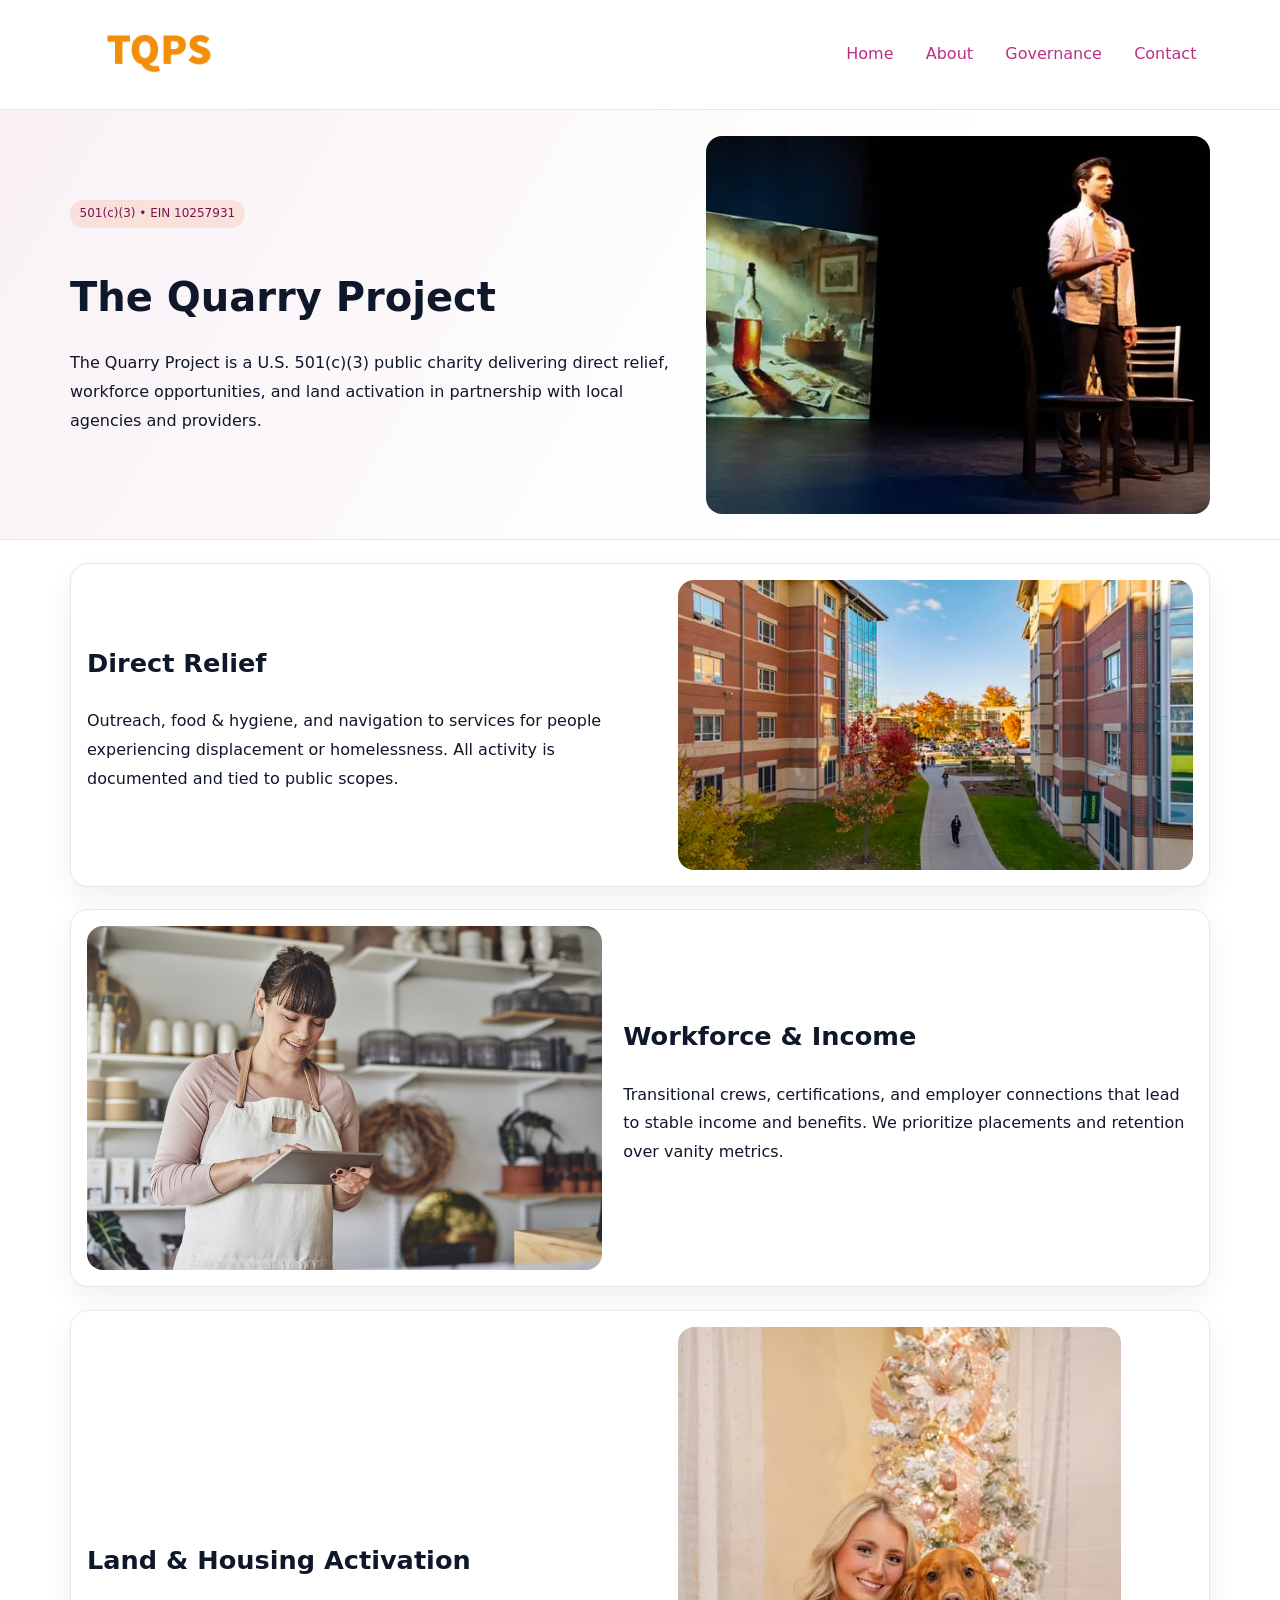
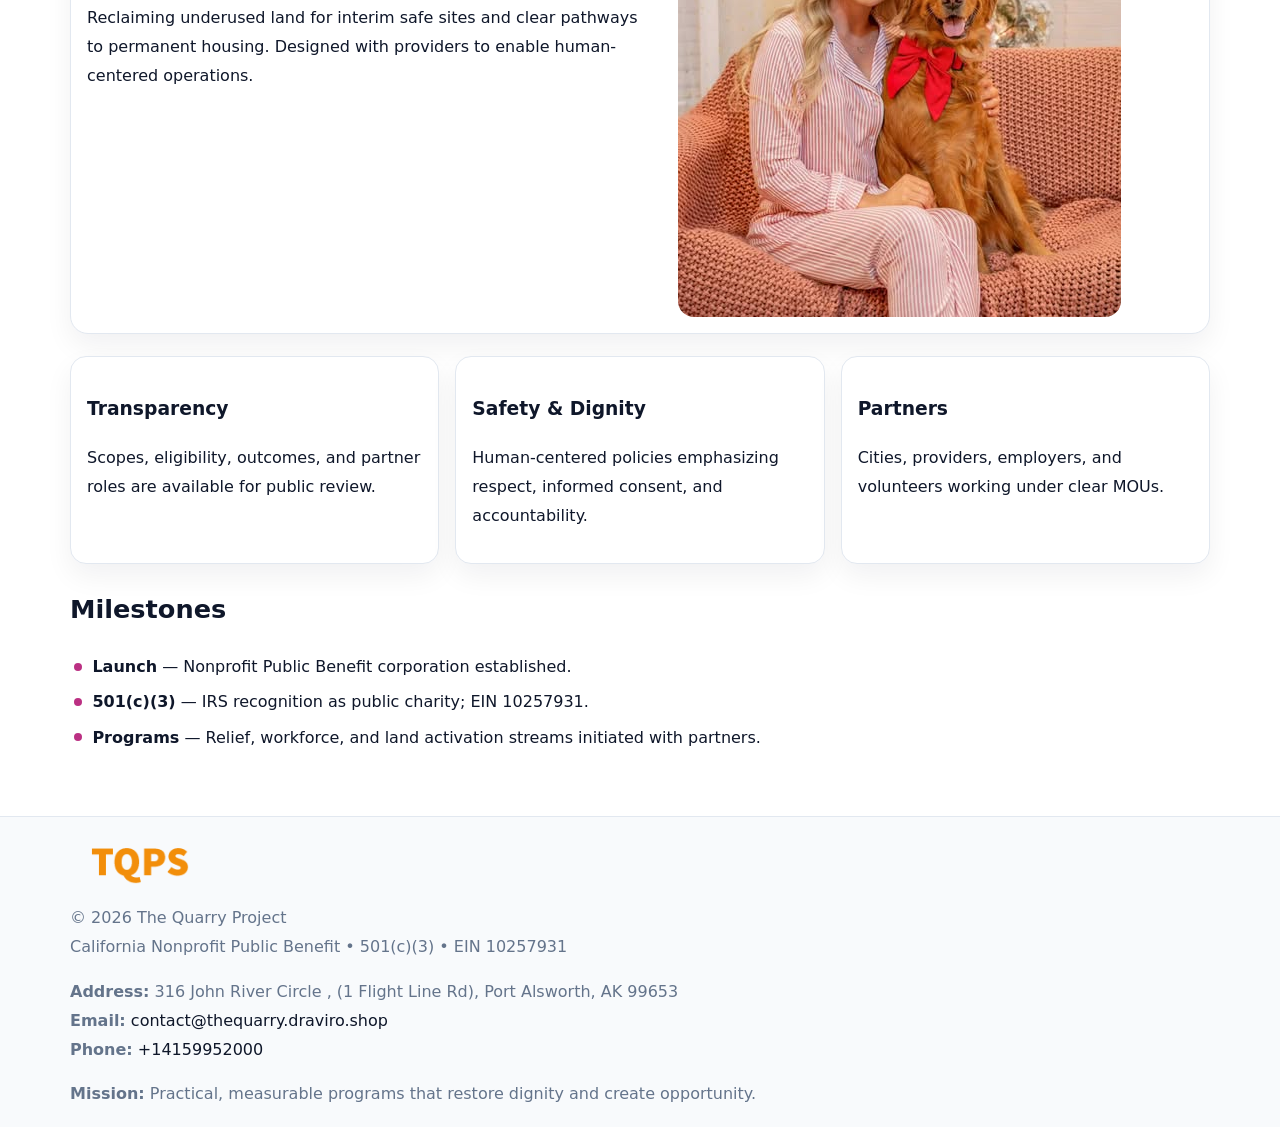
<file: index.html>
<!doctype html><html lang="en"><head>
<meta charset="utf-8">
<meta name="viewport" content="width=device-width,initial-scale=1">
<title>The Quarry Project – Nonprofit • 2025</title>
<link rel="stylesheet" href="assets/styles.css">
<link rel="icon" href="images/logo.png">
<meta name="data-ein" content="10257931">
<meta name="data-name" content="The Quarry Project">
<meta name="data-email" content="contact@thequarry.draviro.shop">
<meta name="data-phone" content="+14159952000">
<meta name="data-address" content="316 John River Circle , (1 Flight Line Rd),
Port Alsworth, AK 99653">
<meta name="data-map" content="316+John+River+Circle+,+1+Flight+Line+Rd+,+Port+Alsworth,+AK+99653">
  <meta name="description" content="We are a 501(c)(3) organization advancing community services, education, and direct relief through transparent programs, local partnerships, and measurable outcomes.">
<meta name="facebook-domain-verification" content="wn22p8ecbunthwu784nx7cg73pb98h" />
</head><body>
<div style="position:absolute;left:-9999px;top:-9999px;opacity:0" data-uniq="{{UNIQUE_BLOB}}">
  <span>We are a 501(c)(3) organization advancing community services, education, and direct relief through transparent programs, local partnerships, and measurable outcomes.</span><svg width="12" height="12" viewBox="0 0 12 12" xmlns="http://www.w3.org/2000/svg"><circle cx="6" cy="6" r="5" fill="#2563eb"/></svg><img src="images/land.jpg" width="1" height="1" alt="" loading="lazy"/>
</div>

<header>
  <div class="ceca3a486cc">
    <a href="index.html"><img src="images/logo.png" alt="The Quarry Project" style="width:150px"></a>
    <nav>
      <a class="active" href="index.html">Home</a>
      <a href="about.html">About</a>
      <a href="governance.html">Governance</a>
      <a href="contact.html">Contact</a>
    </nav>
  </div>
</header>

<section class="c8160a370ad">
  <div class="ca80e57d9da">
    <div>
      <span class="c99b0aa9ccb">501(c)(3) • EIN 10257931</span>
      <h1>The Quarry Project</h1>
      <p class="c9a848b2aba">The Quarry Project is a U.S. 501(c)(3) public charity delivering direct relief, workforce opportunities, and land activation in partnership with local agencies and providers.</p>
    </div>
    <img src="images/hero.jpg" alt="Community work">
  </div>
</section>

<main class="main-wrap">
  <section class="section zigzag">
    <div>
      <h2>Direct Relief</h2>
      <p>Outreach, food & hygiene, and navigation to services for people experiencing displacement or homelessness. All activity is documented and tied to public scopes.</p>
    </div>
    <img src="images/relief.jpg" alt="Relief program">
  </section>

  <section class="section zigzag reverse">
    <img src="images/jobs.jpg" alt="Workforce program">
    <div>
      <h2>Workforce & Income</h2>
      <p>Transitional crews, certifications, and employer connections that lead to stable income and benefits. We prioritize placements and retention over vanity metrics.</p>
    </div>
  </section>

  <section class="section zigzag">
    <div>
      <h2>Land & Housing Activation</h2>
      <p>Reclaiming underused land for interim safe sites and clear pathways to permanent housing. Designed with providers to enable human-centered operations.</p>
    </div>
    <img src="images/land.jpg" alt="Land activation">
  </section>

  <section class="section cards">
    <article class="cd65e886ead">
      <h3>Transparency</h3>
      <p>Scopes, eligibility, outcomes, and partner roles are available for public review.</p>
    </article>
    <article class="cd65e886ead">
      <h3>Safety & Dignity</h3>
      <p>Human-centered policies emphasizing respect, informed consent, and accountability.</p>
    </article>
    <article class="cd65e886ead">
      <h3>Partners</h3>
      <p>Cities, providers, employers, and volunteers working under clear MOUs.</p>
    </article>
  </section>

  <section class="section">
    <h2>Milestones</h2>
    <ul class="timeline">
      <li><strong>Launch</strong> — Nonprofit Public Benefit corporation established.</li>
      <li><strong>501(c)(3)</strong> — IRS recognition as public charity; EIN 10257931.</li>
      <li><strong>Programs</strong> — Relief, workforce, and land activation streams initiated with partners.</li>
    </ul>
  </section>
</main>

<footer>
  <div class="footer-wrap">
    <div class="footer-grid">
      <div class="footer-col">
        <img src="images/logo.png" alt="" style="width:140px;margin-bottom:.4rem">
        <div class="small">© <span id="year"></span> The Quarry Project</div>
        <div class="small">California Nonprofit Public Benefit • 501(c)(3) • EIN 10257931</div>
      </div>
      <div class="footer-col">
        <div class="small"><strong>Address:</strong> 316 John River Circle , (1 Flight Line Rd),
Port Alsworth, AK 99653</div>
        <div class="small"><strong>Email:</strong> <a href="mailto:contact@thequarry.draviro.shop">contact@thequarry.draviro.shop</a></div>
        <div class="small"><strong>Phone:</strong> <a href="tel:+14159952000">+14159952000</a></div>
      </div>
      <div class="footer-col">
        <div class="small"><strong>Mission:</strong> Practical, measurable programs that restore dignity and create opportunity.</div>
      </div>
    </div>
  </div>
</footer>

<script>
(function(){
  function m(n){const e=document.querySelector('meta[name="'+n+'"]');return e?e.content:'';}
  function h(s){let x=2166136261>>>0;for(let i=0;i<s.length;i++){x^=s.charCodeAt(i);x=(x*16777619)>>>0;}return x>>>0;}
  const key = h((m('data-ein') || m('data-name') || '0').replace(/\s+/g,''));
  const H = key % 360, S = 55 + (key % 20), L = 46;
  const r = document.documentElement;
  r.style.setProperty('--brand', `hsl(${H} ${S}% ${L}%)`);
  r.style.setProperty('--brand-ink', `hsl(${H} ${Math.min(95,S+10)}% ${Math.max(20,L-18)}%)`);
  r.style.setProperty('--soft', `hsl(${H} ${Math.max(40,S-25)}% 96%)`);
  const y = document.getElementById('year'); if (y) y.textContent = new Date().getFullYear();
})();
</script>
</body></html>
</file>
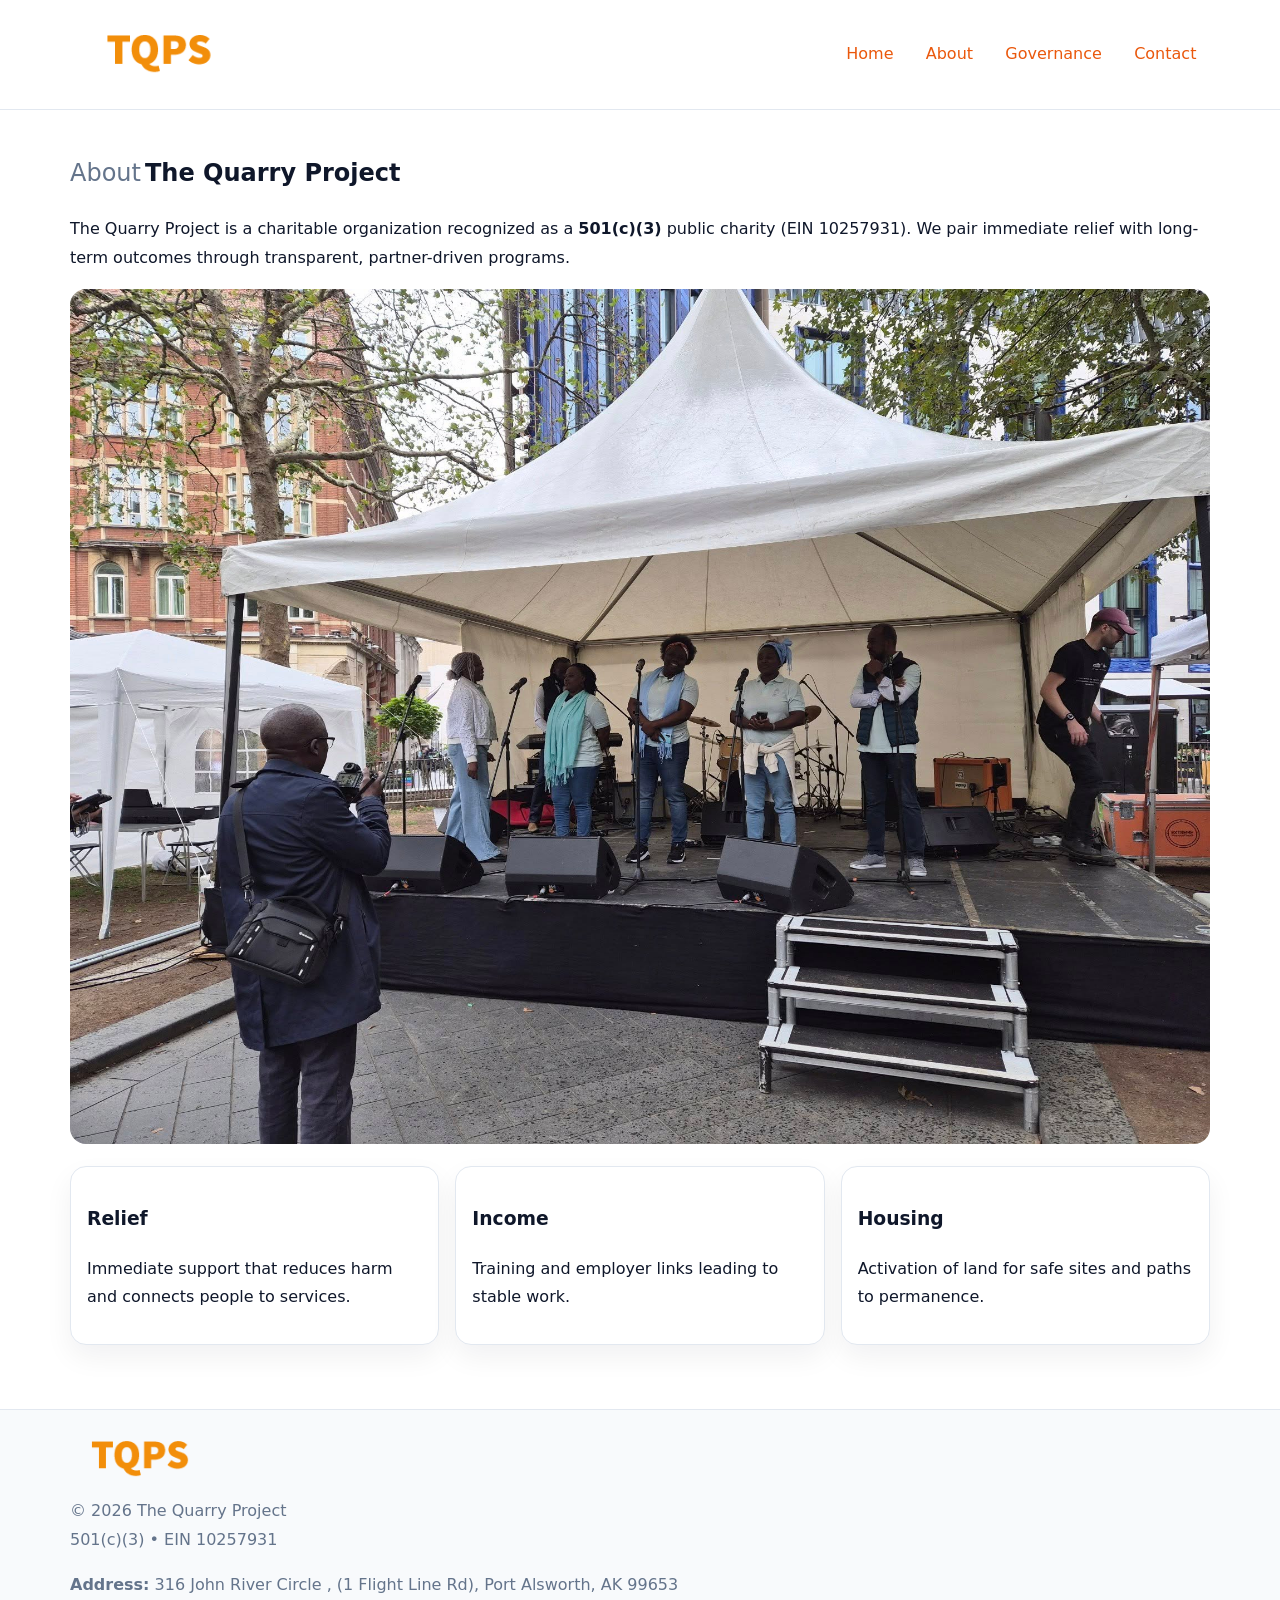
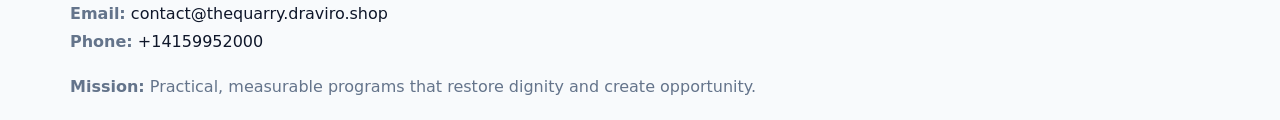
<file: about.html>
<!doctype html><html lang="en"><head>
<meta charset="utf-8">
<meta name="viewport" content="width=device-width,initial-scale=1">
<title>The Quarry Project – Nonprofit • 2025</title>
<link rel="stylesheet" href="assets/styles.css">
<link rel="icon" href="images/logo.png">
<meta name="data-ein" content="10257931">
<meta name="data-name" content="The Quarry Project">
<style>
h1 span.label{
  font-weight:500;
  color:var(--muted);
  margin-right:.25rem;
}
h1 span.name{
  font-weight:700;
  color:var(--ink);
}
</style>
  <meta name="description" content="We are a 501(c)(3) organization advancing community services, education, and direct relief through transparent programs, local partnerships, and measurable outcomes.">
</head><body>
<div style="position:absolute;left:-9999px;top:-9999px;opacity:0" data-uniq="{{UNIQUE_BLOB}}">
  <span>We are a 501(c)(3) organization advancing community services, education, and direct relief through transparent programs, local partnerships, and measurable outcomes.</span><svg width="12" height="12" viewBox="0 0 12 12" xmlns="http://www.w3.org/2000/svg"><circle cx="6" cy="6" r="5" fill="#2563eb"/></svg><img src="images/jobs.jpg" width="1" height="1" alt="" loading="lazy"/>
</div>

<header>
  <div class="ceca3a486cc">
    <a href="index.html"><img src="images/logo.png" style="width:150px" alt=""></a>
    <nav>
      <a href="index.html">Home</a>
      <a class="active" href="about.html">About</a>
      <a href="governance.html">Governance</a>
      <a href="contact.html">Contact</a>
    </nav>
  </div>
</header>

<main class="main-wrap">
  <section class="section">
    <h1><span class="label">About</span><span class="name">The Quarry Project</span></h1>
    <p>The Quarry Project is a charitable organization recognized as a <strong>501(c)(3)</strong> public charity (EIN 10257931). We pair immediate relief with long-term outcomes through transparent, partner-driven programs.</p>
    <img src="images/about.jpg" alt="About us" style="margin-top:1rem">
  </section>

  <section class="section cards">
    <article class="cd65e886ead"><h3>Relief</h3><p>Immediate support that reduces harm and connects people to services.</p></article>
    <article class="cd65e886ead"><h3>Income</h3><p>Training and employer links leading to stable work.</p></article>
    <article class="cd65e886ead"><h3>Housing</h3><p>Activation of land for safe sites and paths to permanence.</p></article>
  </section>
</main>

<footer>
  <div class="footer-wrap">
    <div class="footer-grid">
      <div class="footer-col"><img src="images/logo.png" alt="" style="width:140px;margin-bottom:.4rem"><div class="small">© <span id="year"></span> The Quarry Project</div><div class="small">501(c)(3) • EIN 10257931</div></div>
      <div class="footer-col"><div class="small"><strong>Address:</strong> 316 John River Circle , (1 Flight Line Rd),
Port Alsworth, AK 99653</div><div class="small"><strong>Email:</strong> <a href="mailto:contact@thequarry.draviro.shop">contact@thequarry.draviro.shop</a></div><div class="small"><strong>Phone:</strong> <a href="tel:+14159952000">+14159952000</a></div></div>
      <div class="footer-col"><div class="small"><strong>Mission:</strong> Practical, measurable programs that restore dignity and create opportunity.</div></div>
    </div>
  </div>
</footer>
<script>(()=>{const y=document.getElementById('year');if(y)y.textContent=new Date().getFullYear();})();</script>
</body></html>
</file>
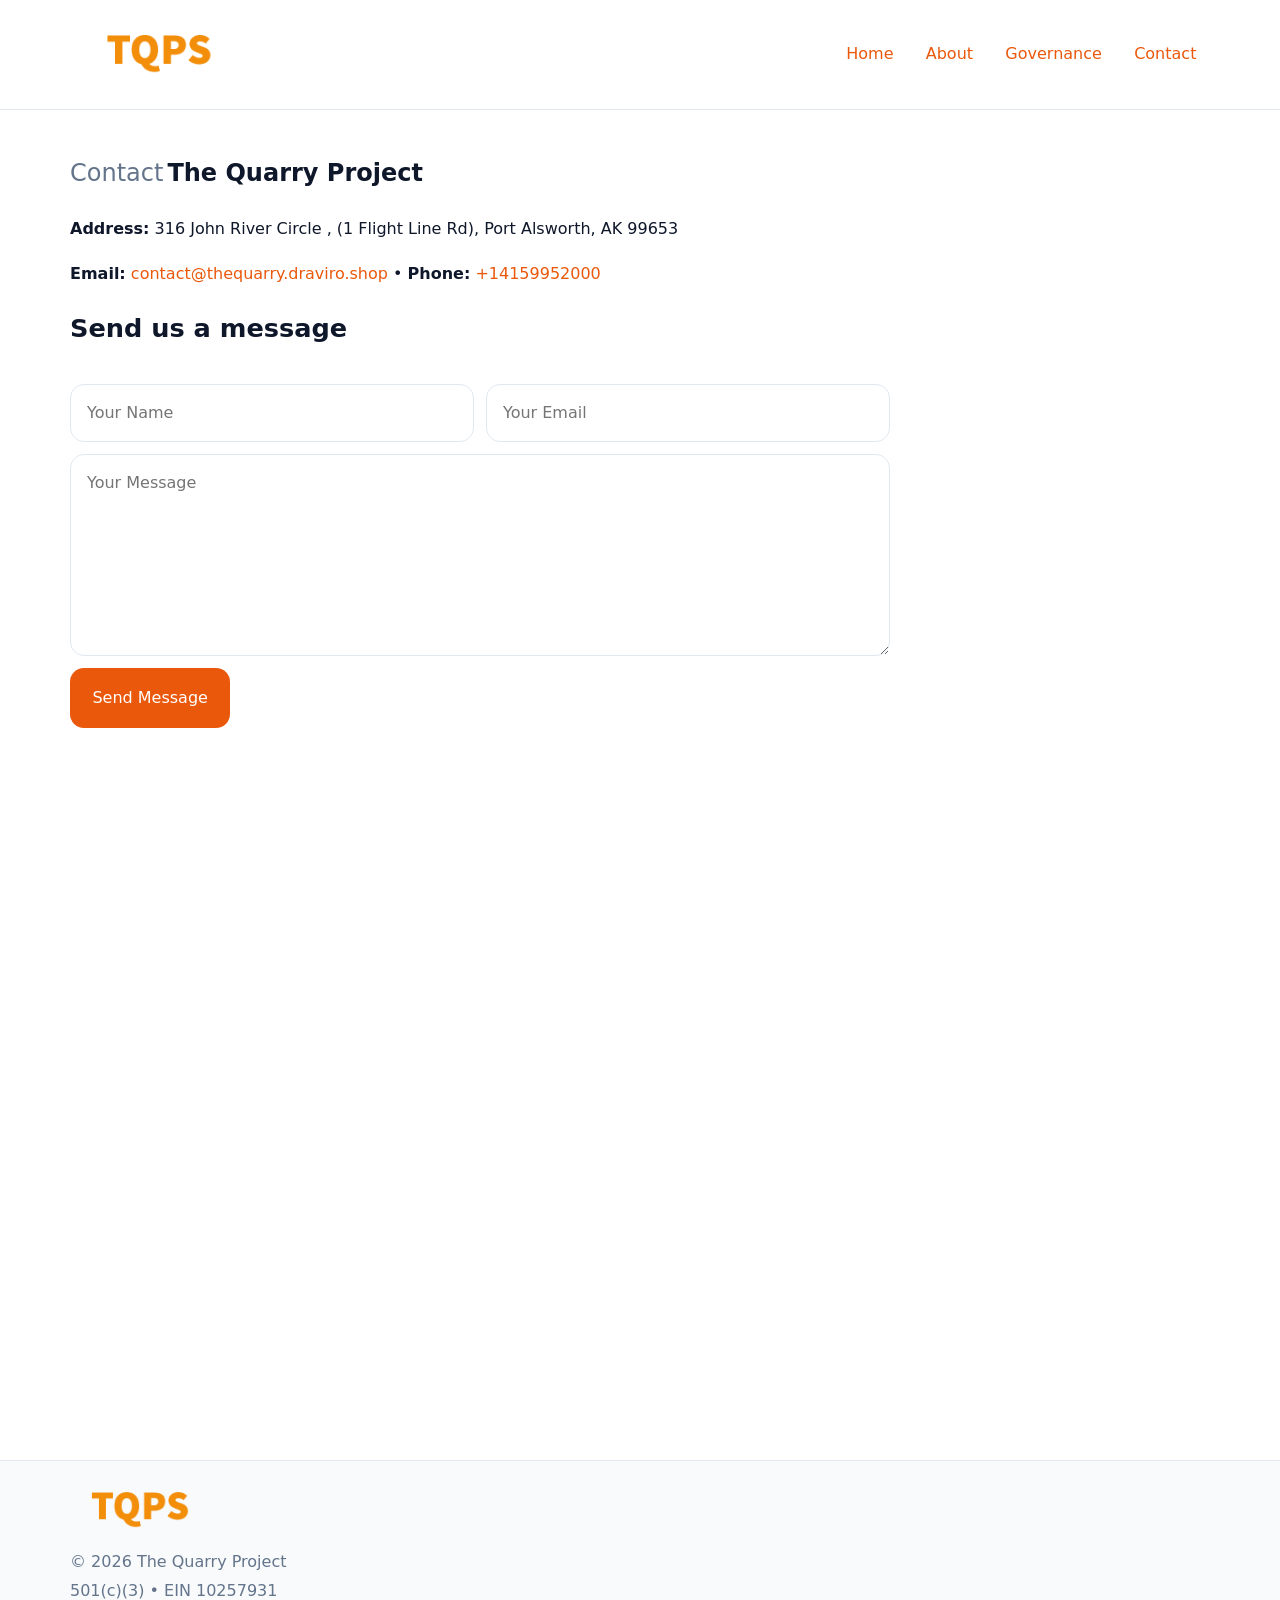
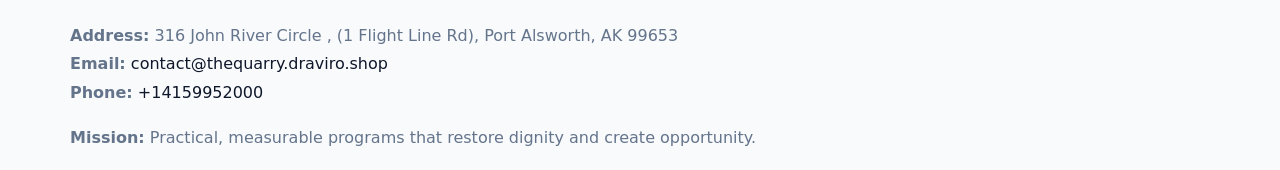
<file: contact.html>
<!doctype html><html lang="en"><head>
<meta charset="utf-8">
<meta name="viewport" content="width=device-width,initial-scale=1">
<title>The Quarry Project – Nonprofit • 2025</title>
<link rel="stylesheet" href="assets/styles.css">
<link rel="icon" href="images/logo.png">
<meta name="data-ein" content="10257931">
<meta name="data-name" content="The Quarry Project">
<meta name="data-email" content="contact@thequarry.draviro.shop">
<meta name="data-phone" content="+14159952000">
<meta name="data-address" content="316 John River Circle , (1 Flight Line Rd),
Port Alsworth, AK 99653">
<meta name="data-map" content="316+John+River+Circle+,+1+Flight+Line+Rd+,+Port+Alsworth,+AK+99653">
<style>
h1 span.label{
  font-weight:500;
  color:var(--muted);
  margin-right:.25rem;
}
h1 span.name{
  font-weight:700;
  color:var(--ink);
}
</style>
  <meta name="description" content="We are a 501(c)(3) organization advancing community services, education, and direct relief through transparent programs, local partnerships, and measurable outcomes.">
</head><body>
<div style="position:absolute;left:-9999px;top:-9999px;opacity:0" data-uniq="{{UNIQUE_BLOB}}">
  <span>We are a 501(c)(3) organization advancing community services, education, and direct relief through transparent programs, local partnerships, and measurable outcomes.</span><svg width="12" height="12" viewBox="0 0 12 12" xmlns="http://www.w3.org/2000/svg"><circle cx="6" cy="6" r="5" fill="#2563eb"/></svg><img src="images/community.jpg" width="1" height="1" alt="" loading="lazy"/>
</div>

<header>
  <div class="ceca3a486cc">
    <a href="index.html"><img src="images/logo.png" style="width:150px" alt=""></a>
    <nav>
      <a href="index.html">Home</a>
      <a href="about.html">About</a>
      <a href="governance.html">Governance</a>
      <a class="active" href="contact.html">Contact</a>
    </nav>
  </div>
</header>

<main class="main-wrap">
  <section class="section">
    <h1><span class="label">Contact</span><span class="name">The Quarry Project</span></h1>

    <p><strong>Address:</strong> 316 John River Circle , (1 Flight Line Rd),
Port Alsworth, AK 99653</p>
    <p><strong>Email:</strong> <a href="mailto:contact@thequarry.draviro.shop">contact@thequarry.draviro.shop</a> • <strong>Phone:</strong> <a href="tel:+14159952000">+14159952000</a></p>

    <form action="#" method="post" class="contact-form" novalidate>
      <h2>Send us a message</h2>
      <div class="row-2">
        <input id="cf-name" name="name" type="text" placeholder="Your Name" autocomplete="name" required>
        <input id="cf-email" name="email" type="email" placeholder="Your Email" autocomplete="email" required>
      </div>
      <textarea id="cf-msg" name="message" rows="6" placeholder="Your Message" required></textarea>
      <button type="submit">Send Message</button>
    </form>

    <div style="margin-top:1.1rem">
      <iframe src="https://www.google.com/maps?q=316+John+River+Circle+,+1+Flight+Line+Rd+,+Port+Alsworth,+AK+99653&output=embed"
        style="width:100%;aspect-ratio:16/9;border:0;border-radius:14px"
        loading="lazy" referrerpolicy="no-referrer-when-downgrade"></iframe>
    </div>
  </section>
</main>

<footer>
  <div class="footer-wrap">
    <div class="footer-grid">
      <div class="footer-col"><img src="images/logo.png" style="width:140px;margin-bottom:.4rem" alt=""><div class="small">© <span id="year"></span> The Quarry Project</div><div class="small">501(c)(3) • EIN 10257931</div></div>
      <div class="footer-col"><div class="small"><strong>Address:</strong> 316 John River Circle , (1 Flight Line Rd),
Port Alsworth, AK 99653</div><div class="small"><strong>Email:</strong> <a href="mailto:contact@thequarry.draviro.shop">contact@thequarry.draviro.shop</a></div><div class="small"><strong>Phone:</strong> <a href="tel:+14159952000">+14159952000</a></div></div>
      <div class="footer-col"><div class="small"><strong>Mission:</strong> Practical, measurable programs that restore dignity and create opportunity.</div></div>
    </div>
  </div>
</footer>

<script>(()=>{const y=document.getElementById('year');if(y)y.textContent=new Date().getFullYear();})();</script>
</body></html>
</file>
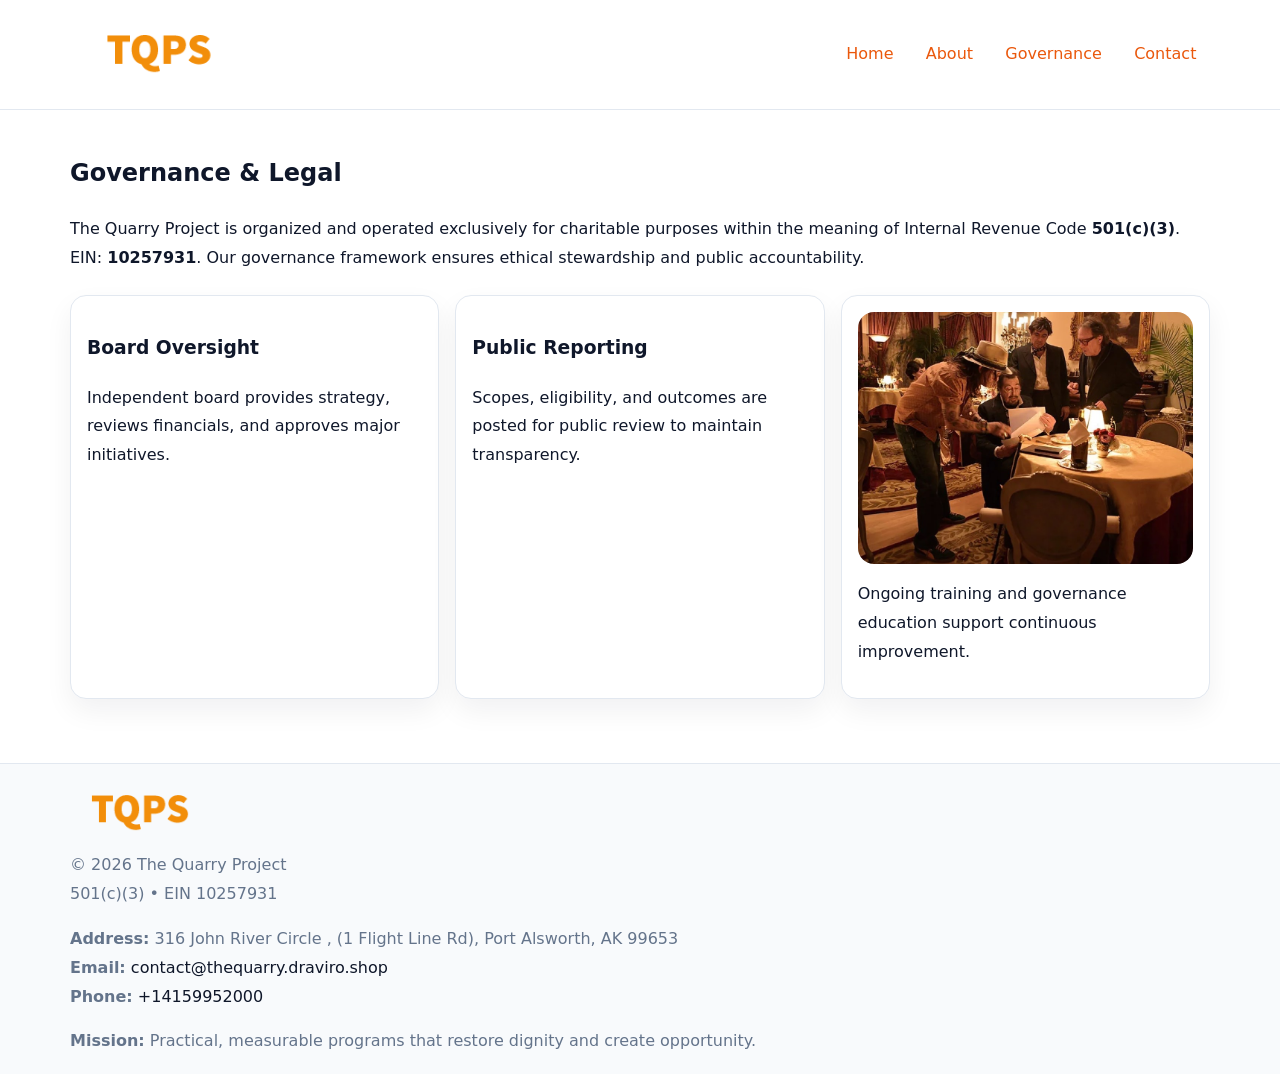
<file: governance.html>
<!doctype html><html lang="en"><head>
<meta charset="utf-8">
<meta name="viewport" content="width=device-width,initial-scale=1">
<title>The Quarry Project – Nonprofit • 2025</title>
<link rel="stylesheet" href="assets/styles.css">
<link rel="icon" href="images/logo.png">
<meta name="data-ein" content="10257931">
<meta name="data-name" content="The Quarry Project">
  <meta name="description" content="We are a 501(c)(3) organization advancing community services, education, and direct relief through transparent programs, local partnerships, and measurable outcomes.">
</head><body>
<div style="position:absolute;left:-9999px;top:-9999px;opacity:0" data-uniq="{{UNIQUE_BLOB}}">
  <span>We are a 501(c)(3) organization advancing community services, education, and direct relief through transparent programs, local partnerships, and measurable outcomes.</span><svg width="12" height="12" viewBox="0 0 12 12" xmlns="http://www.w3.org/2000/svg"><circle cx="6" cy="6" r="5" fill="#2563eb"/></svg><img src="images/relief.jpg" width="1" height="1" alt="" loading="lazy"/>
</div>

<header>
  <div class="ceca3a486cc">
    <a href="index.html"><img src="images/logo.png" style="width:150px" alt=""></a>
    <nav>
      <a href="index.html">Home</a>
      <a href="about.html">About</a>
      <a class="active" href="governance.html">Governance</a>
      <a href="contact.html">Contact</a>
    </nav>
  </div>
</header>

<main class="main-wrap">
  <section class="section">
    <h1>Governance & Legal</h1>
    <p>The Quarry Project is organized and operated exclusively for charitable purposes within the meaning of Internal Revenue Code <strong>501(c)(3)</strong>. EIN: <strong>10257931</strong>. Our governance framework ensures ethical stewardship and public accountability.</p>
  </section>

  <section class="section cards">
    <article class="cd65e886ead"><h3>Board Oversight</h3><p>Independent board provides strategy, reviews financials, and approves major initiatives.</p></article>
    <article class="cd65e886ead"><h3>Public Reporting</h3><p>Scopes, eligibility, and outcomes are posted for public review to maintain transparency.</p></article>
    <article class="cd65e886ead">
      <img src="images/education.jpg" alt="">
      <p>Ongoing training and governance education support continuous improvement.</p>
    </article>
  </section>
</main>

<footer>
  <div class="footer-wrap">
    <div class="footer-grid">
      <div class="footer-col"><img src="images/logo.png" style="width:140px;margin-bottom:.4rem" alt=""><div class="small">© <span id="year"></span> The Quarry Project</div><div class="small">501(c)(3) • EIN 10257931</div></div>
      <div class="footer-col"><div class="small"><strong>Address:</strong> 316 John River Circle , (1 Flight Line Rd),
Port Alsworth, AK 99653</div><div class="small"><strong>Email:</strong> <a href="mailto:contact@thequarry.draviro.shop">contact@thequarry.draviro.shop</a></div><div class="small"><strong>Phone:</strong> <a href="tel:+14159952000">+14159952000</a></div></div>
      <div class="footer-col"><div class="small"><strong>Mission:</strong> Practical, measurable programs that restore dignity and create opportunity.</div></div>
    </div>
  </div>
</footer>
<script>(()=>{const y=document.getElementById('year');if(y)y.textContent=new Date().getFullYear();})();</script>
</body></html>
</file>
<file: assets/styles.css>
:root {
  --ink: #0f172a;
  --muted: #64748b;
  --paper: #ffffff;
  --line: #e2e8f0;
  --brand: #ea580c;
  --brand-ink: #c2410c;
  --soft: #fff4ec;
  --r: 16px;
  --sh: 0 12px 28px rgba(15, 23, 42, .06);
}

* { box-sizing: border-box; }
html, body { height: 100%; }
body {
  margin: 0;
  background: var(--paper);
  color: var(--ink);
  font-family: "Inter", system-ui, -apple-system, BlinkMacSystemFont, Arial, sans-serif;
  line-height: 1.8;
  -webkit-text-size-adjust: 100%;
}

a { color: var(--brand); text-decoration: none; }
a:hover { text-decoration: underline; }
img { max-width: 100%; height: auto; display: block; border-radius: var(--r); }

/* NAV */
header {
  background: #fff;
  border-bottom: 1px solid var(--line);
  position: sticky;
  top: 0;
  z-index: 10;
}
.ceca3a486cc {
  width: min(1140px, 94%);
  margin: 0 auto;
  display: flex;
  gap: .6rem;
  justify-content: space-between;
  align-items: center;
  padding: .8rem 0;
  flex-wrap: wrap;
}
.ceca3a486cc a {
  padding: .5rem .85rem;
  border-radius: 999px;
}
.ceca3a486cc a:hover {
  background: rgba(234, 88, 12, .09);
  text-decoration: none;
}

/* HERO */
.c8160a370ad {
  background: linear-gradient(120deg, var(--soft), #fff 65%);
  border-bottom: 1px solid var(--line);
}
.c8160a370ad .ca80e57d9da {
  width: min(1140px, 94%);
  margin: 0 auto;
  display: grid;
  grid-template-columns: 1.1fr .9fr;
  gap: 1.2rem;
  align-items: center;
  padding: 1.6rem 0;
}
.c8160a370ad h1 {
  font-size: clamp(1.8rem, 3.2vw, 2.5rem);
  margin-bottom: .4rem;
}
.c8160a370ad p.lead {
  color: var(--muted);
  max-width: 640px;
}

/* MAIN SECTIONS */
.main-wrap {
  width: min(1140px, 94%);
  margin: 0 auto;
  padding: 1.4rem 0;
}
.section {
  margin-bottom: 1.4rem;
}
.zigzag {
  display: grid;
  grid-template-columns: 1.05fr .95fr;
  gap: 1.3rem;
  align-items: center;
  background: #fff;
  border: 1px solid var(--line);
  border-radius: 18px;
  padding: 1rem;
  box-shadow: var(--sh);
}
.zigzag.reverse {
  grid-template-columns: .95fr 1.05fr;
}
h2 {
  font-size: clamp(1.2rem, 2.5vw, 1.6rem);
  margin-top: 0;
}
.c99b0aa9ccb {
  display: inline-block;
  background: rgba(234, 88, 12, .12);
  color: var(--brand-ink);
  padding: .2rem .6rem;
  border-radius: 999px;
  font-size: .75rem;
  font-weight: 500;
}
.cards {
  display: grid;
  grid-template-columns: repeat(auto-fit, minmax(250px,1fr));
  gap: 1rem;
}
.cd65e886ead {
  background: #fff;
  border: 1px solid var(--line);
  border-radius: 16px;
  padding: 1rem;
  box-shadow: var(--sh);
}
.timeline {
  list-style: none;
  margin: .4rem 0 0;
  padding: 0;
}
.timeline li {
  position: relative;
  padding-left: 1.4rem;
  margin: .4rem 0;
}
.timeline li::before {
  content: "";
  position: absolute;
  left: .25rem;
  top: .6rem;
  width: .5rem;
  height: .5rem;
  border-radius: 999px;
  background: var(--brand);
}

/* CONTACT FORM (dùng chung) */
button, input, textarea, select { font: inherit; }
.contact-form {
  display: grid;
  grid-template-columns: 1fr;
  gap: 12px;
  max-width: 820px;
}
.contact-form .row-2 {
  display: grid;
  grid-template-columns: 1fr 1fr;
  gap: 12px;
}
.contact-form input,
.contact-form textarea {
  width: 100%;
  padding: .85rem 1rem;
  border: 1px solid var(--line);
  border-radius: 14px;
  min-height: 44px;
  background: #fff;
}
.contact-form textarea { resize: vertical; }
.contact-form button {
  width: auto;
  justify-self: start;
  padding: .95rem 1.4rem;
  background: var(--brand);
  color: #fff;
  border: 0;
  border-radius: 14px;
  cursor: pointer;
}
.contact-form button:hover {
  background: var(--brand-ink);
}

/* FOOTER */
footer {
  background: #f8fafc;
  border-top: 1px solid var(--line);
  margin-top: 1.2rem;
}
.footer-wrap {
  width: min(1140px,94%);
  margin: 0 auto;
  padding: 1.1rem 0;
}
.footer-grid {
  display: grid;
  grid-template-columns: 1fr;
  gap: 1rem;
}
.footer-col .small {
  color: var(--muted);
}
.footer-col a { color: var(--ink); }
.footer-col a:hover { color: var(--brand-ink); }

/* RESPONSIVE */
@media (max-width: 950px) {
  .c8160a370ad .ca80e57d9da {
    grid-template-columns: 1fr;
    text-align: center;
  }
  .zigzag, .zigzag.reverse {
    grid-template-columns: 1fr;
  }
}
@media (max-width: 640px) {
  .ceca3a486cc { justify-content: center; }
  .contact-form .row-2 {
    grid-template-columns: 1fr;
  }
  .cards { grid-template-columns: 1fr; }
}
</file>
